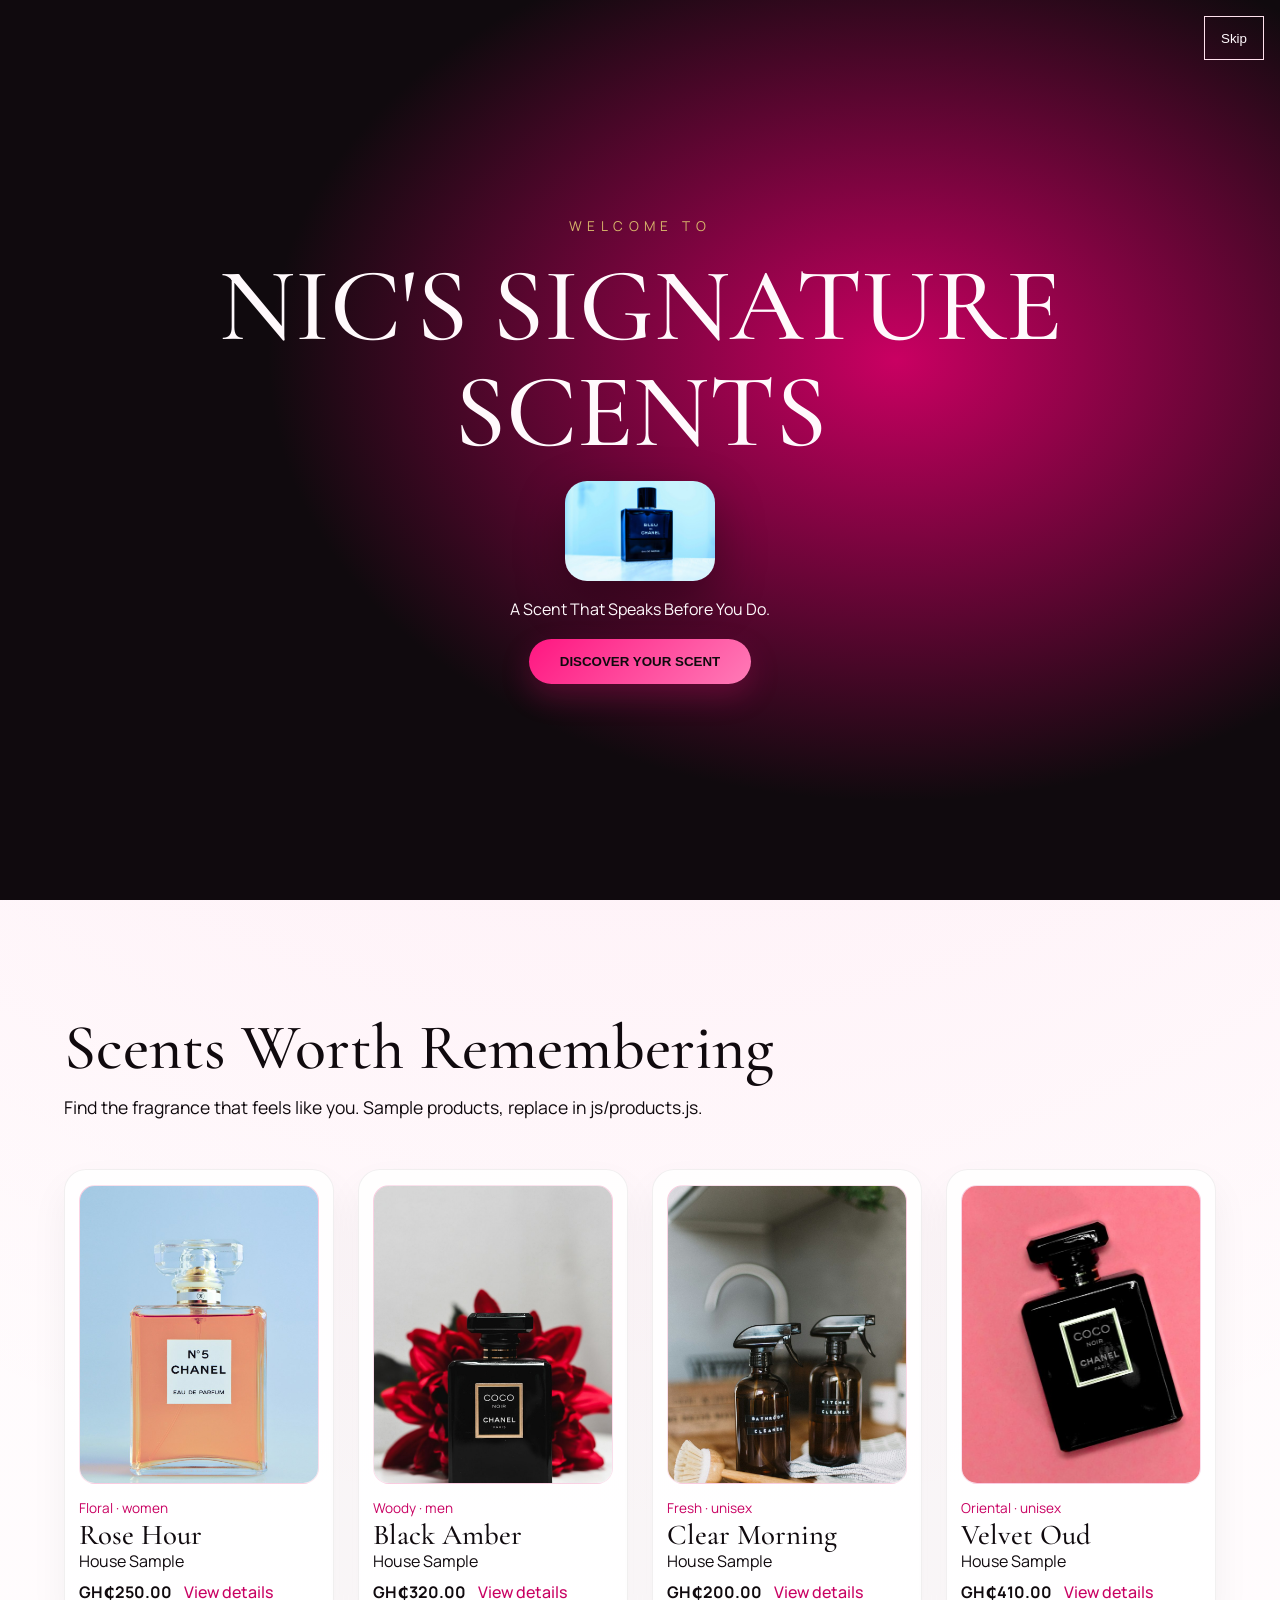
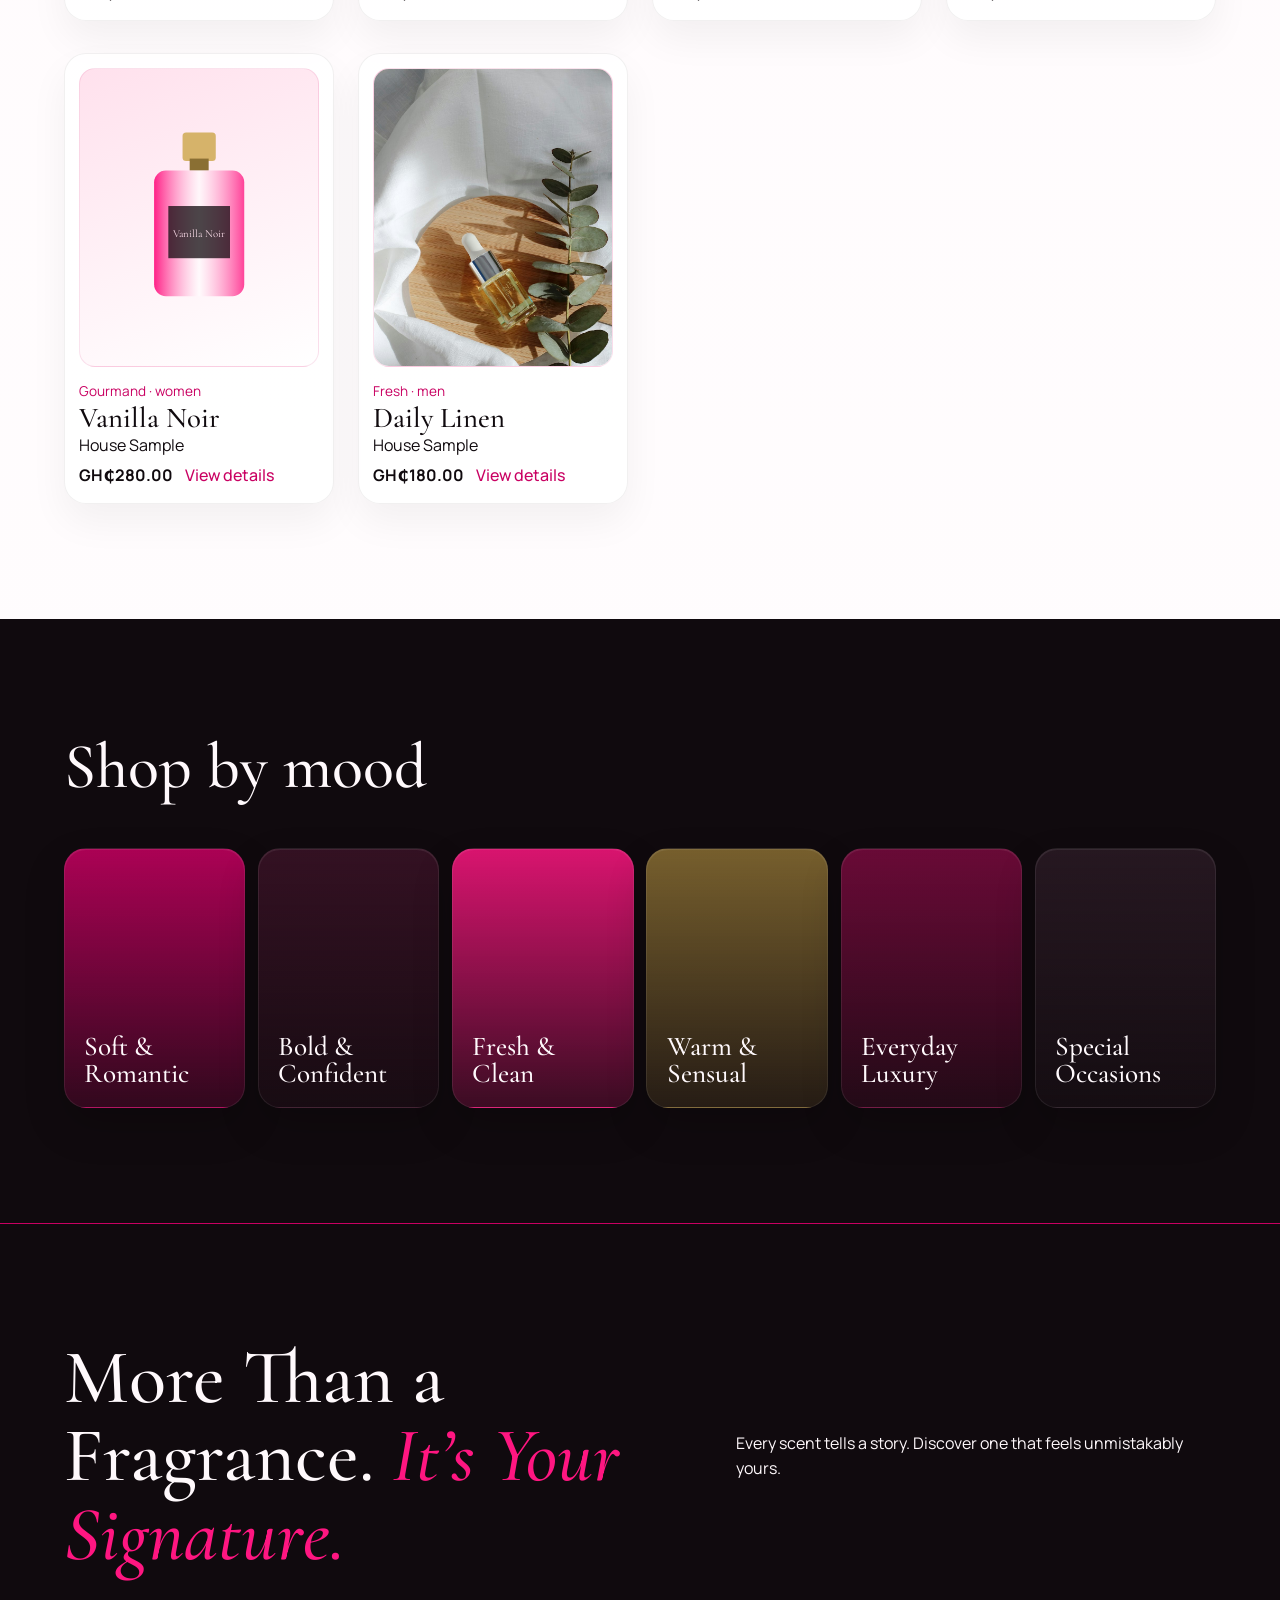
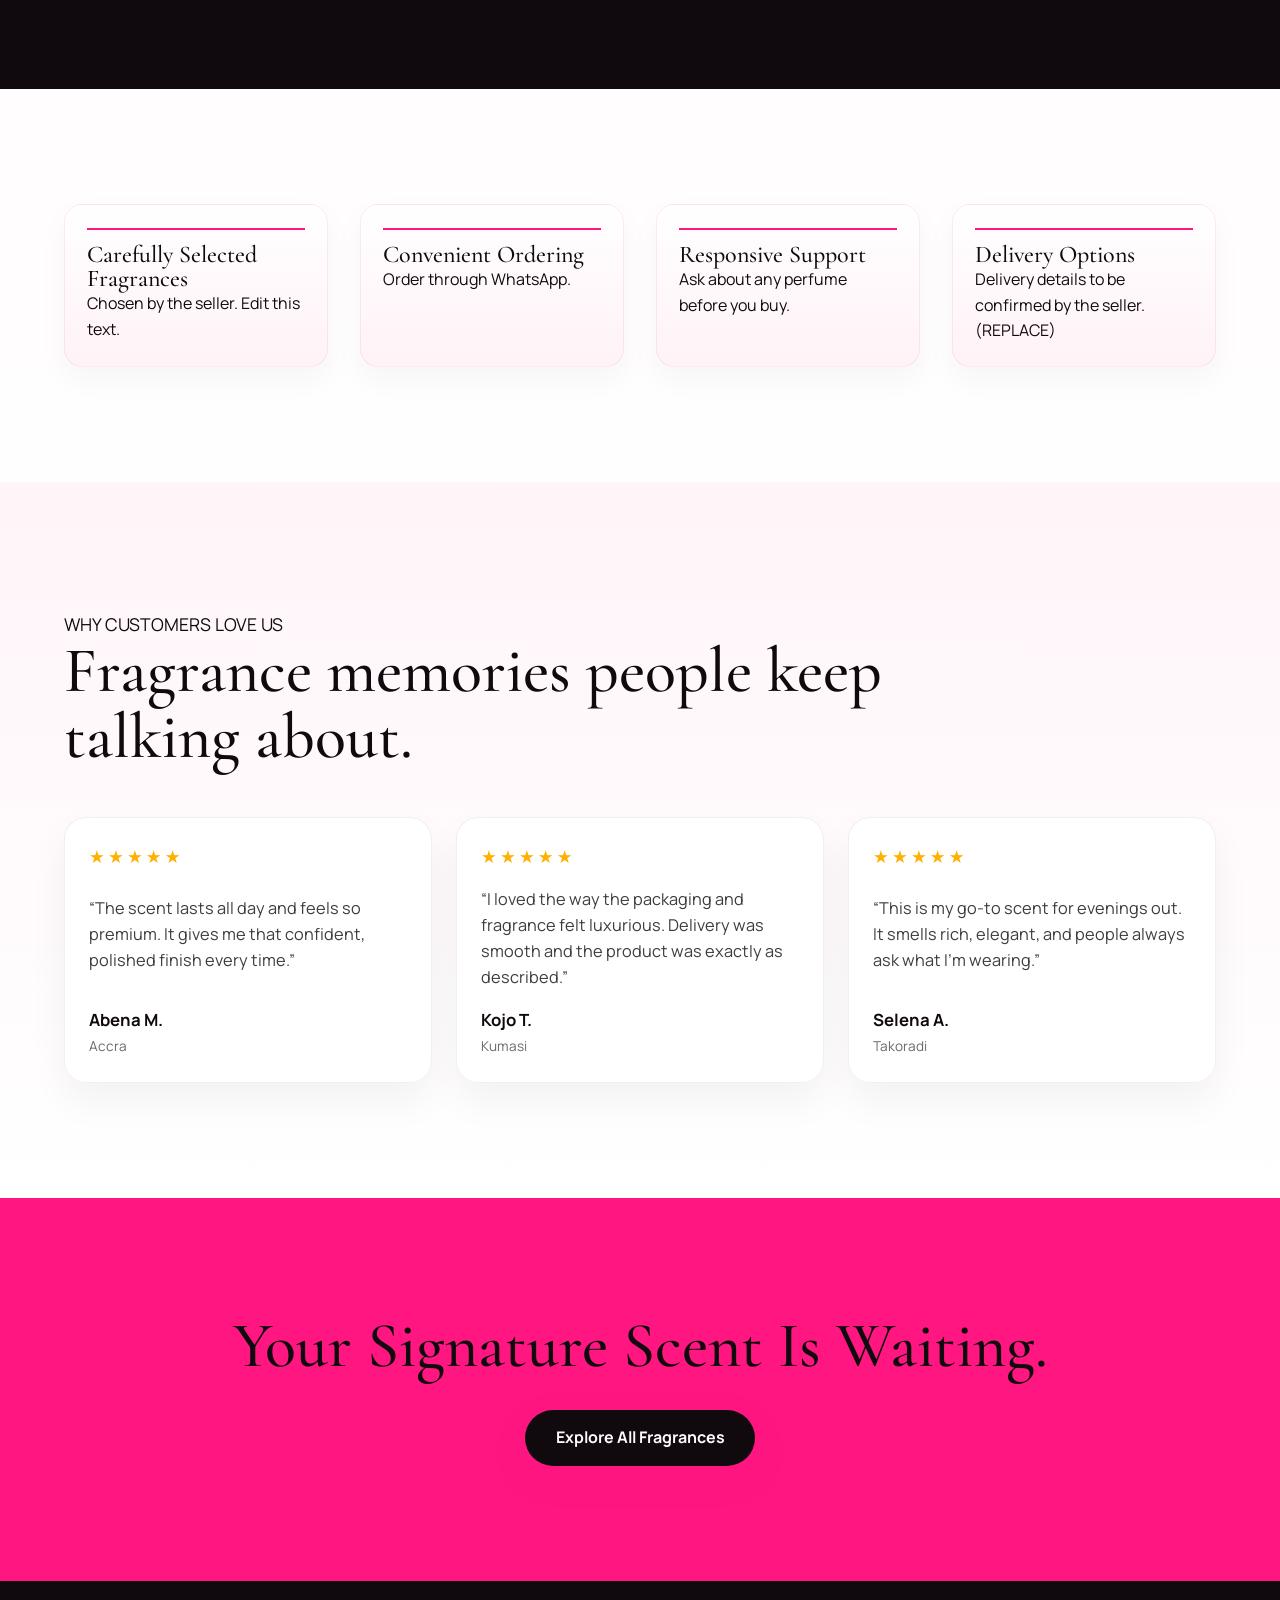
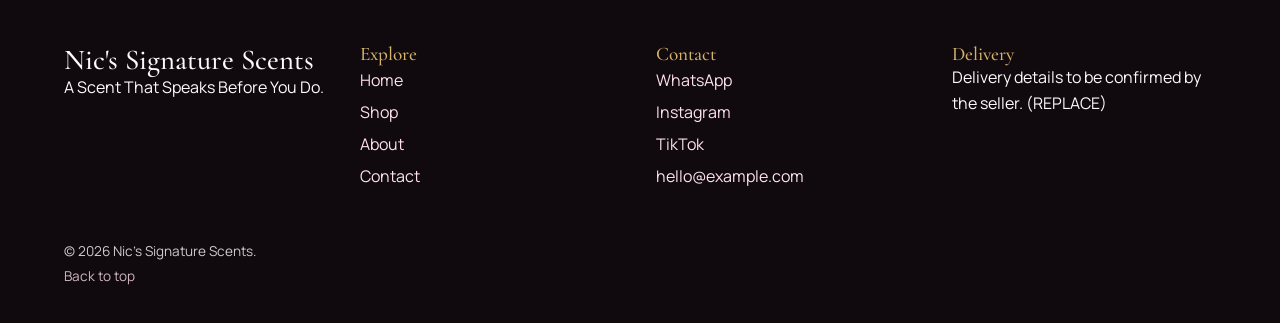
<file: index.html>
<!doctype html>
<html lang="en">
  <head>
    <meta charset="utf-8">
    <meta name="viewport" content="width=device-width, initial-scale=1">
    <title>Home | {brand}</title>
    <meta name="description" content="Perfumes and fragrances in Ghana. Order on WhatsApp.">
    <meta property="og:title" content="{brand}">
    <meta property="og:description" content="Perfumes and fragrances in Ghana. Order on WhatsApp.">
    <meta property="og:image" content="og-image.jpg">
    <meta property="og:type" content="website">

    <link rel="icon" href="favicon.svg">
    <link rel="preconnect" href="https://fonts.googleapis.com">
    <link rel="preconnect" href="https://fonts.gstatic.com" crossorigin>
    <link href="https://fonts.googleapis.com/css2?family=Cormorant+Garamond:wght@500;600&family=Manrope:wght@400;700&display=swap" rel="stylesheet">
    <link rel="stylesheet" href="css/main.css">
  </head>

  <body id="top">
    <header id="nav"></header>

    <main>
      <div id="welcome" role="dialog" aria-label="Welcome">
        <button class="skip" data-enter>Skip</button>
        <div class="in-wrap">
          <p class="wt">WELCOME TO</p>
          <h2>NIC'S SIGNATURE SCENTS</h2>
          <div class="bt">
            <img src="assets/images/hero-perfume.jpg" alt="Perfume bottle display" width="150" height="180">
          </div>
          <p class="t">A Scent That Speaks Before You Do.</p>
          <button class="btn" data-enter>DISCOVER YOUR SCENT</button>
        </div>
      </div>

      <section class="hero">
        <div>
          <p class="eyebrow">YOUR NEXT SIGNATURE SCENT</p>
          <h1>Leave a Little<br>Fragrance Behind.</h1>
          <p class="lead">Discover fragrances that match your mood, elevate your presence, and make every moment memorable.</p>
          <div class="ctas">
            <a class="btn" href="shop.html">Explore Collection</a>
            <a class="btn ghost" href="about.html">Meet the Brand</a>
          </div>
        </div>

        <div class="art">
          <img src="assets/images/hero-perfume.jpg" alt="Luxury perfume bottle shot" width="500" height="600">
        </div>
      </section>

      <section>
        <div class="head">
          <h2>Scents Worth Remembering</h2>
          <p>Find the fragrance that feels like you. Sample products, replace in js/products.js.</p>
        </div>
        <div class="grid" id="featured"></div>
      </section>

      <section class="dark">
        <div class="head">
          <h2>Shop by mood</h2>
        </div>
        <div class="moods">
          <a href="shop.html?mood=romantic" style="--c: #C90062">Soft &amp; Romantic</a>
          <a href="shop.html?mood=bold" style="--c: #3a1226">Bold &amp; Confident</a>
          <a href="shop.html?mood=fresh" style="--c: #FF1681">Fresh &amp; Clean</a>
          <a href="shop.html?mood=warm" style="--c: #8a6f33">Warm &amp; Sensual</a>
          <a href="shop.html?mood=everyday" style="--c: #7a0a3e">Everyday Luxury</a>
          <a href="shop.html?mood=special" style="--c: #2a1a24">Special Occasions</a>
        </div>
      </section>

      <section class="dark statement" style="border-top: 1px solid var(--mag);">
        <h2 class="rv">More Than a Fragrance. <em>It’s Your Signature.</em></h2>
        <p class="rv">Every scent tells a story. Discover one that feels unmistakably yours.</p>
      </section>

      <section>
        <div class="benefits">
          <div>
            <h3>Carefully Selected Fragrances</h3>
            <p>Chosen by the seller. Edit this text.</p>
          </div>
          <div>
            <h3>Convenient Ordering</h3>
            <p>Order through WhatsApp.</p>
          </div>
          <div>
            <h3>Responsive Support</h3>
            <p>Ask about any perfume before you buy.</p>
          </div>
          <div>
            <h3>Delivery Options</h3>
            <p data-cfg="delivery"></p>
          </div>
        </div>
      </section>

      <section class="reviews">
        <div class="head">
          <p class="eyebrow">WHY CUSTOMERS LOVE US</p>
          <h2>Fragrance memories people keep talking about.</h2>
        </div>

        <div class="review-grid">
          <article class="review rv" style="--d: 0ms;">
            <div class="stars" aria-label="5 star review">★★★★★</div>
            <p>“The scent lasts all day and feels so premium. It gives me that confident, polished finish every time.”</p>
            <div class="person">
              <strong>Abena M.</strong>
              <span>Accra</span>
            </div>
          </article>

          <article class="review rv" style="--d: 120ms;">
            <div class="stars" aria-label="5 star review">★★★★★</div>
            <p>“I loved the way the packaging and fragrance felt luxurious. Delivery was smooth and the product was exactly as described.”</p>
            <div class="person">
              <strong>Kojo T.</strong>
              <span>Kumasi</span>
            </div>
          </article>

          <article class="review rv" style="--d: 240ms;">
            <div class="stars" aria-label="5 star review">★★★★★</div>
            <p>“This is my go-to scent for evenings out. It smells rich, elegant, and people always ask what I’m wearing.”</p>
            <div class="person">
              <strong>Selena A.</strong>
              <span>Takoradi</span>
            </div>
          </article>
        </div>
      </section>

      <section class="pinkbg cta">
        <h2>Your Signature Scent Is Waiting.</h2>
        <a class="btn" href="shop.html">Explore All Fragrances</a>
      </section>
    </main>

    <footer id="foot"></footer>

    <script src="js/config.js"></script>
    <script src="js/products.js"></script>
    <script src="js/main.js"></script>
  </body>
</html>
</file>
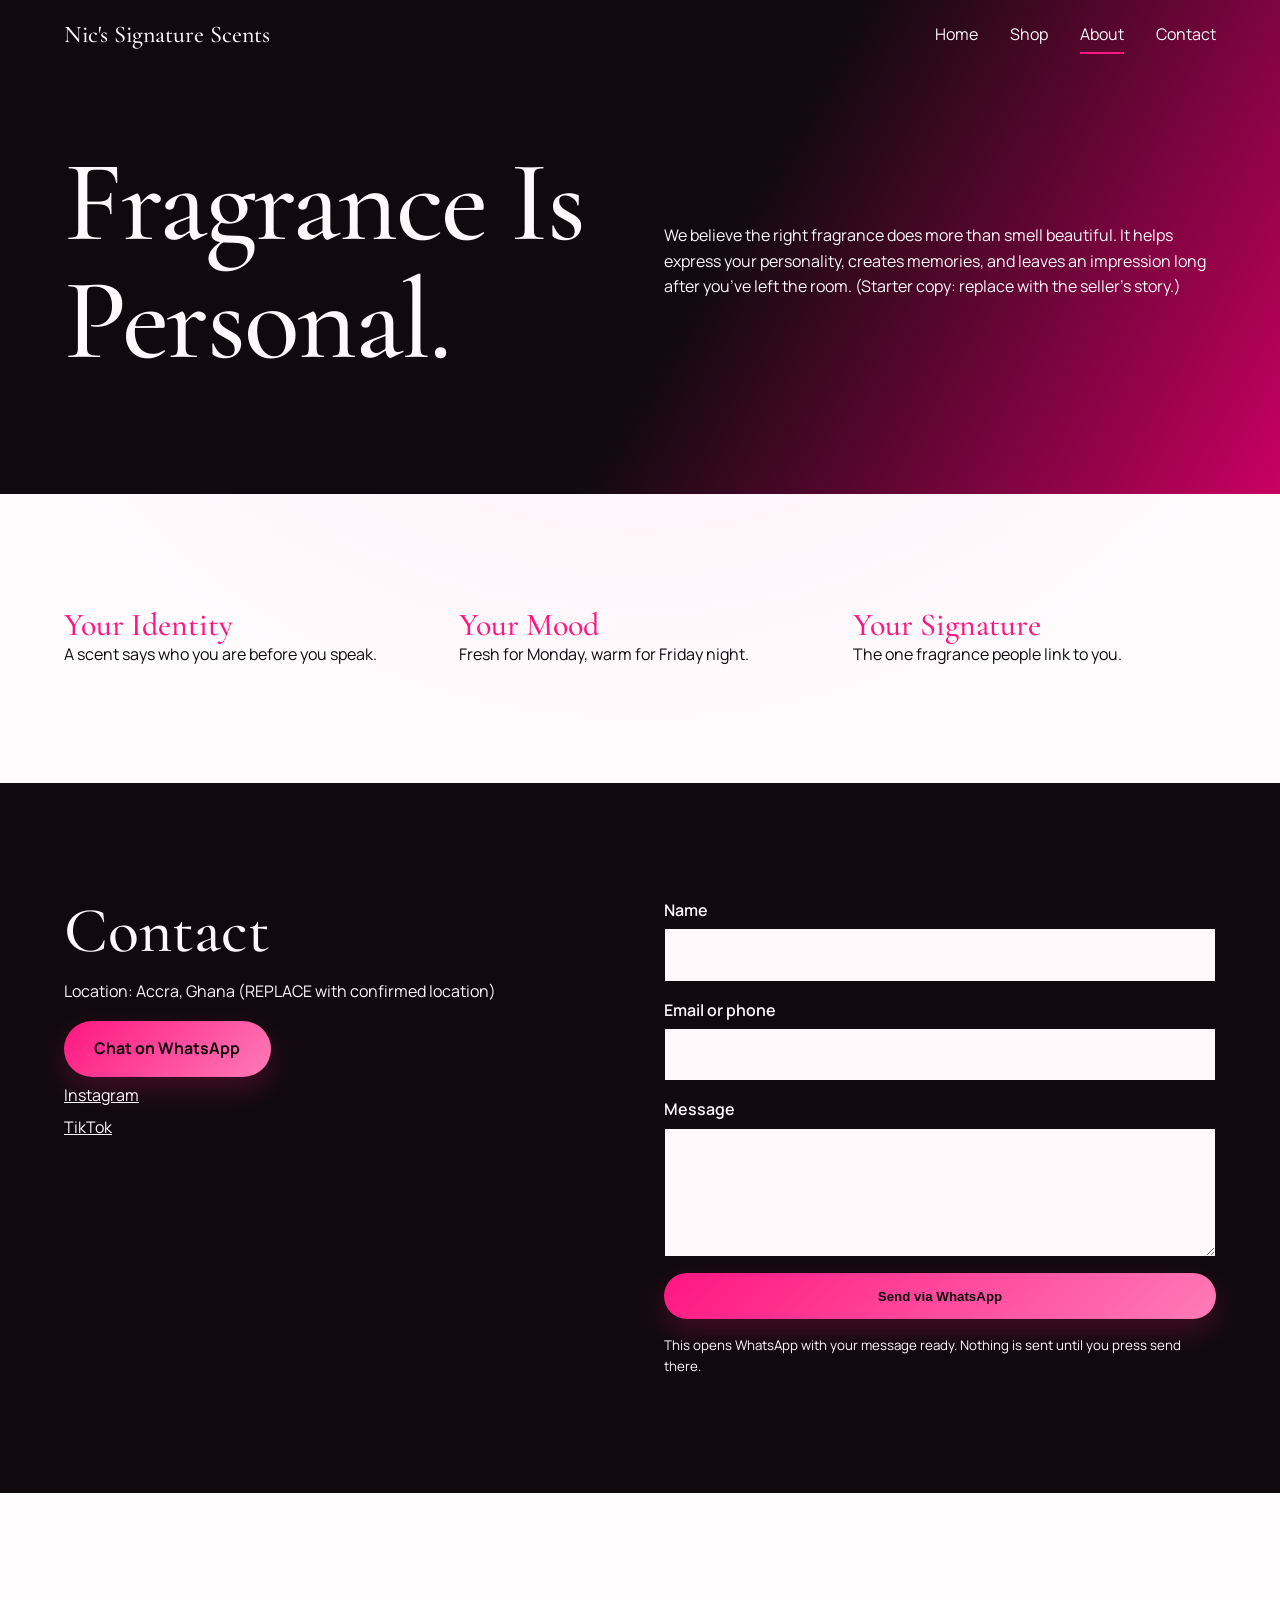
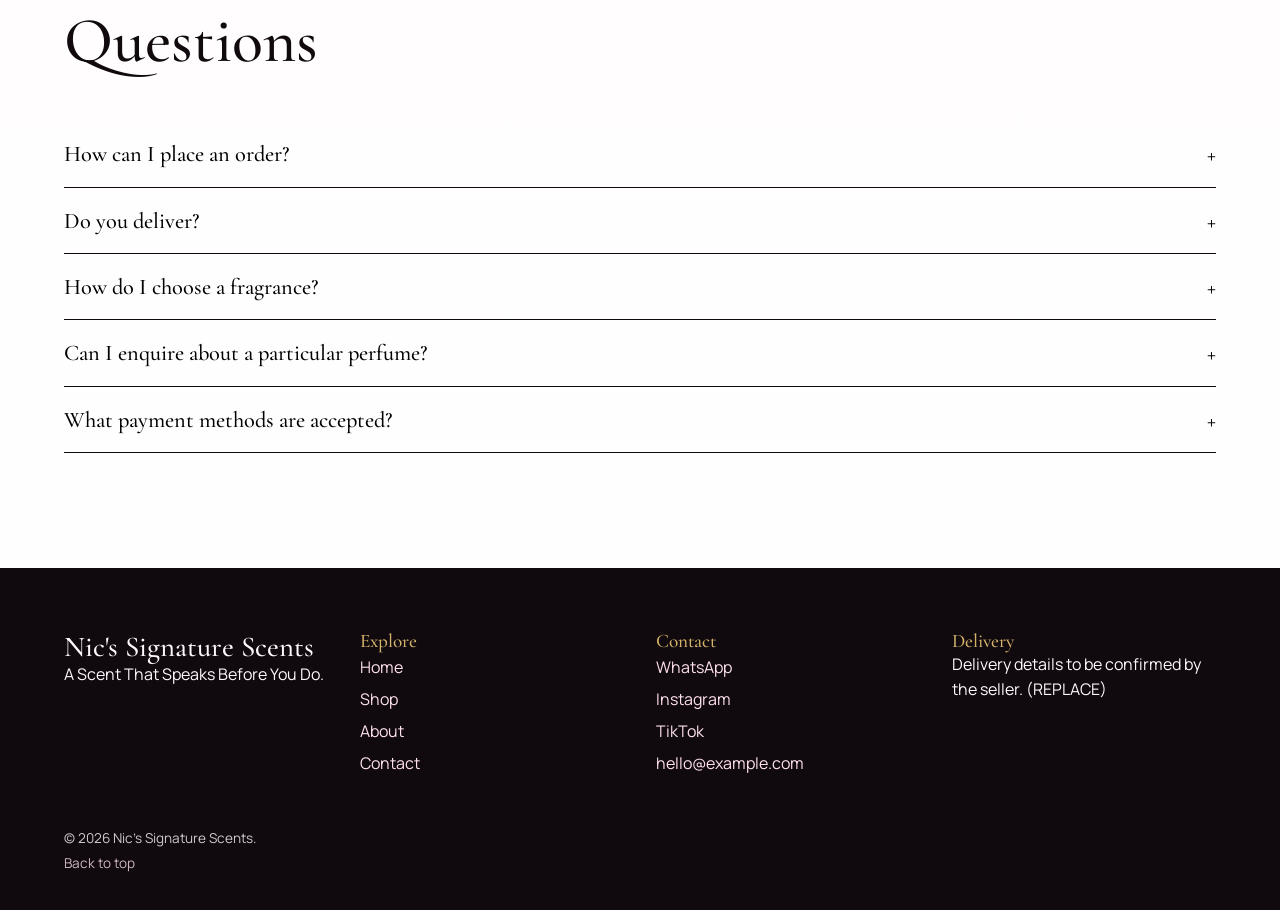
<file: about.html>
<!doctype html>
<html lang="en">
  <head>
    <meta charset="utf-8">
    <meta name="viewport" content="width=device-width, initial-scale=1">
    <title>About | {brand}</title>
    <meta name="description" content="Our story, contact details, delivery and FAQs.">
    <meta property="og:title" content="{brand}">
    <meta property="og:description" content="Our story, contact details, delivery and FAQs.">
    <meta property="og:image" content="og-image.jpg">
    <meta property="og:type" content="website">

    <link rel="icon" href="favicon.svg">
    <link rel="preconnect" href="https://fonts.googleapis.com">
    <link rel="preconnect" href="https://fonts.gstatic.com" crossorigin>
    <link href="https://fonts.googleapis.com/css2?family=Cormorant+Garamond:wght@500;600&family=Manrope:wght@400;700&display=swap" rel="stylesheet">
    <link rel="stylesheet" href="css/main.css">
  </head>

  <body id="top">
    <header id="nav"></header>

    <main>
      <section class="page-banner about-split">
        <div>
          <h1>Fragrance Is Personal.</h1>
        </div>
        <p>
          We believe the right fragrance does more than smell beautiful. It helps express your personality,
          creates memories, and leaves an impression long after you’ve left the room. (Starter copy: replace
          with the seller’s story.)
        </p>
      </section>

      <section>
        <div class="theme">
          <div>
            <h3>Your Identity</h3>
            <p>A scent says who you are before you speak.</p>
          </div>
          <div>
            <h3>Your Mood</h3>
            <p>Fresh for Monday, warm for Friday night.</p>
          </div>
          <div>
            <h3>Your Signature</h3>
            <p>The one fragrance people link to you.</p>
          </div>
        </div>
      </section>

      <section class="dark contact" id="contact">
        <div>
          <h2>Contact</h2>
          <p style="margin: 1rem 0;">Location: <span data-cfg="location"></span></p>
          <a class="btn" data-wa href="#">Chat on WhatsApp</a>
          <a class="row" data-ig href="#">Instagram</a>
          <a class="row" data-tt href="#">TikTok</a>
        </div>

        <form id="contactForm">
          <label>
            Name
            <input name="name" required>
          </label>
          <label>
            Email or phone
            <input name="contact" required>
          </label>
          <label>
            Message
            <textarea name="message" rows="4" required></textarea>
          </label>
          <button class="btn" type="submit">Send via WhatsApp</button>
          <small>This opens WhatsApp with your message ready. Nothing is sent until you press send there.</small>
        </form>
      </section>

      <section class="faq">
        <div class="head">
          <h2>Questions</h2>
        </div>

        <button aria-expanded="false">How can I place an order?</button>
        <div class="ans">
          <p>Open a perfume in the shop and choose Order on WhatsApp. The seller replies to confirm.</p>
        </div>

        <button aria-expanded="false">Do you deliver?</button>
        <div class="ans">
          <p data-cfg="delivery"></p>
        </div>

        <button aria-expanded="false">How do I choose a fragrance?</button>
        <div class="ans">
          <p>Start with the mood tiles on the home page, or message us what you like.</p>
        </div>

        <button aria-expanded="false">Can I enquire about a particular perfume?</button>
        <div class="ans">
          <p>Yes. Message us on WhatsApp.</p>
        </div>

        <button aria-expanded="false">What payment methods are accepted?</button>
        <div class="ans">
          <p data-cfg="payment"></p>
        </div>
      </section>
    </main>

    <footer id="foot"></footer>

    <script src="js/config.js"></script>
    <script src="js/products.js"></script>
    <script src="js/main.js"></script>
  </body>
</html>
</file>
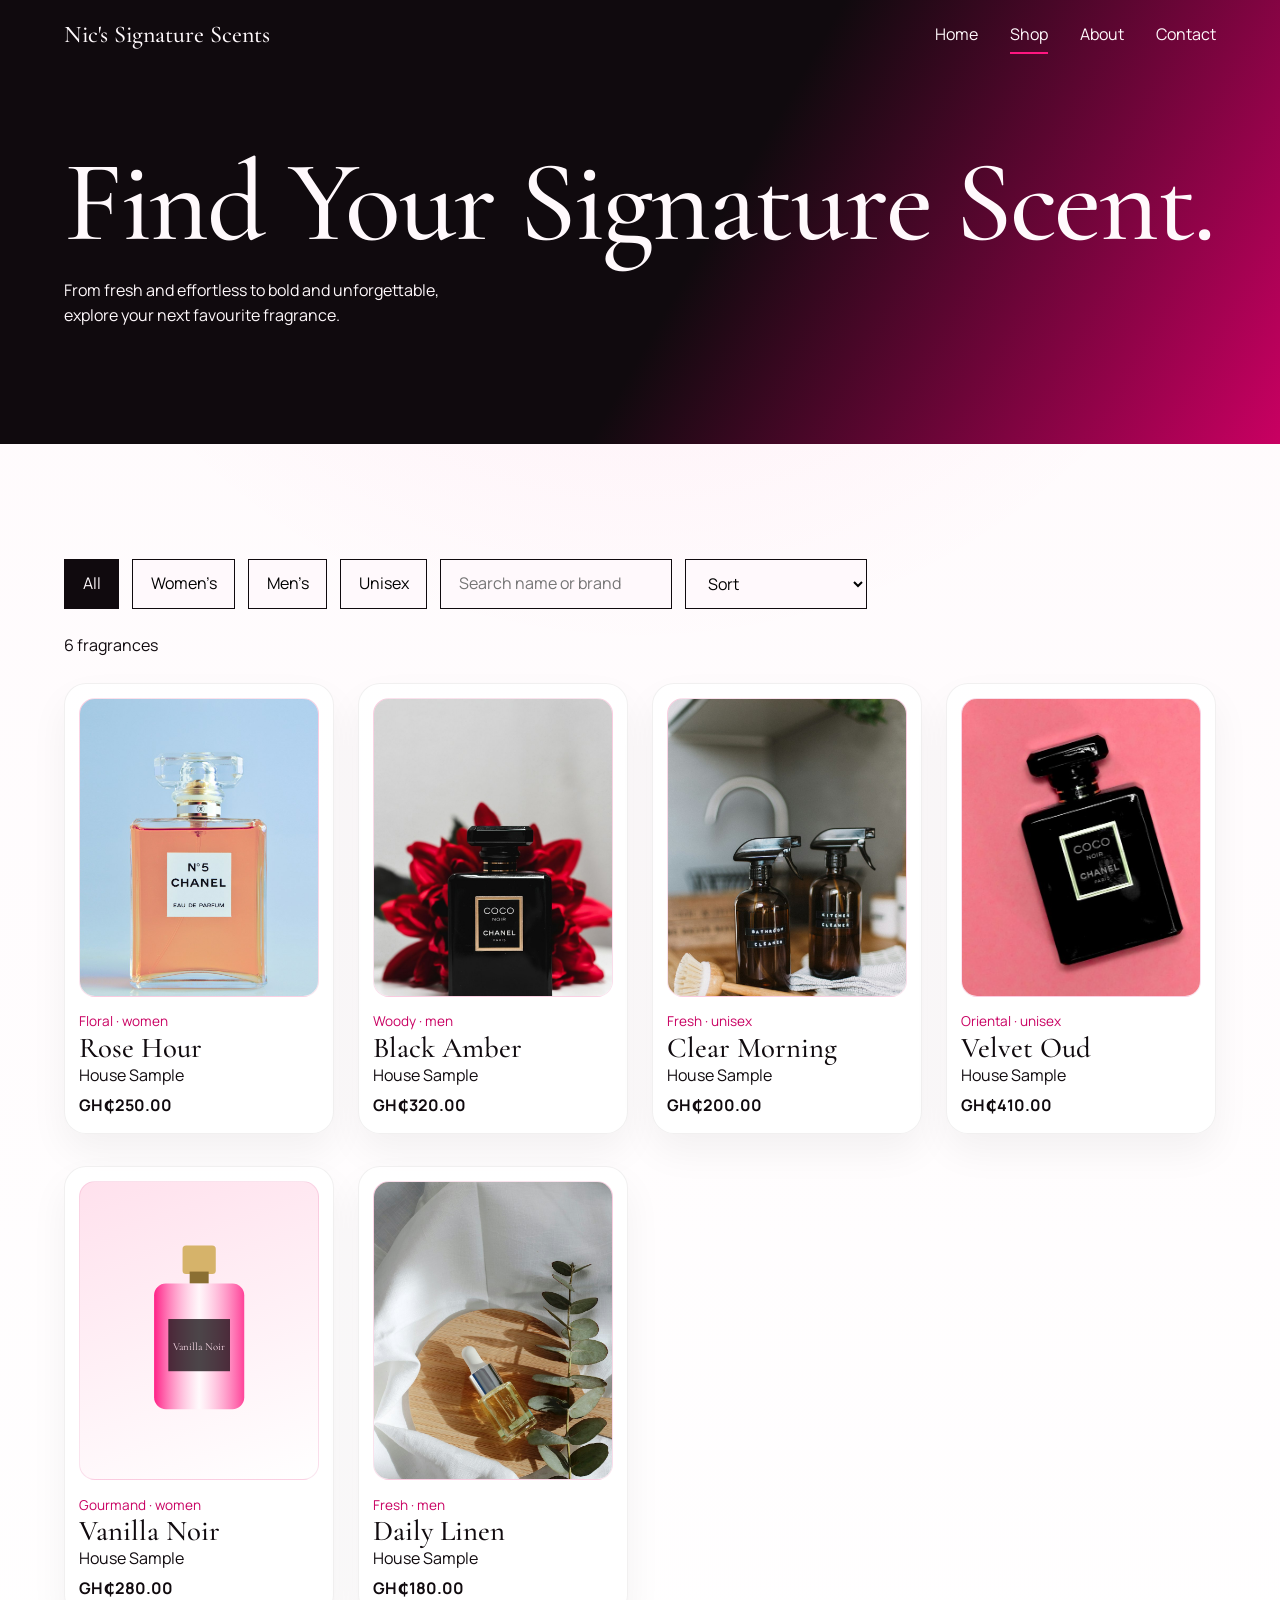
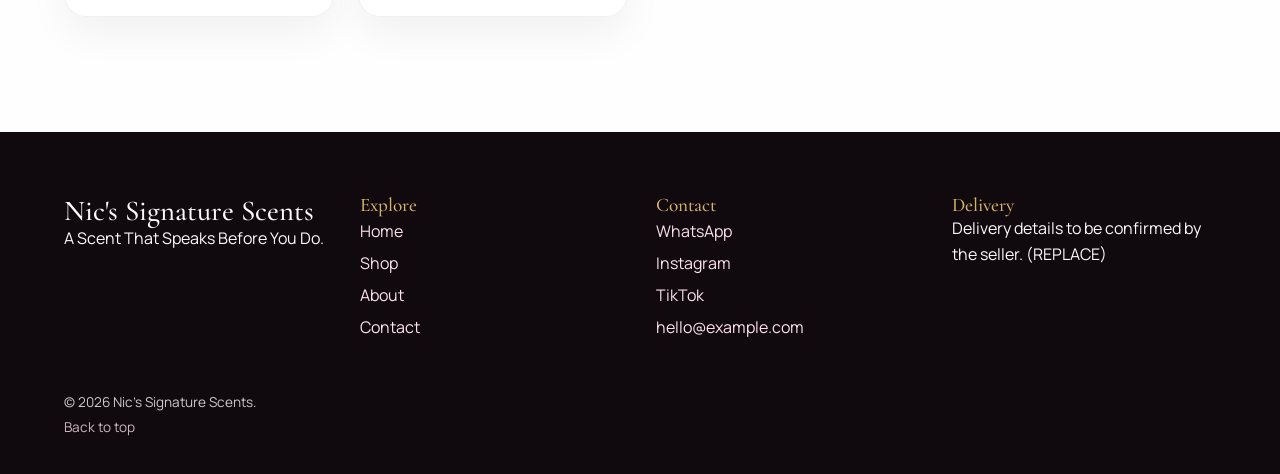
<file: shop.html>
<!doctype html>
<html lang="en">
  <head>
    <meta charset="utf-8">
    <meta name="viewport" content="width=device-width, initial-scale=1">
    <title>Shop | {brand}</title>
    <meta name="description" content="Browse perfumes for women, men and unisex. Order on WhatsApp.">
    <meta property="og:title" content="{brand}">
    <meta property="og:description" content="Browse perfumes for women, men and unisex. Order on WhatsApp.">
    <meta property="og:image" content="og-image.jpg">
    <meta property="og:type" content="website">

    <link rel="icon" href="favicon.svg">
    <link rel="preconnect" href="https://fonts.googleapis.com">
    <link rel="preconnect" href="https://fonts.gstatic.com" crossorigin>
    <link href="https://fonts.googleapis.com/css2?family=Cormorant+Garamond:wght@500;600&family=Manrope:wght@400;700&display=swap" rel="stylesheet">
    <link rel="stylesheet" href="css/main.css">
  </head>

  <body id="top">
    <header id="nav"></header>

    <main>
      <section class="page-banner">
        <h1>Find Your Signature Scent.</h1>
        <p class="lead" style="max-width: 40ch; margin-top: 1rem;">
          From fresh and effortless to bold and unforgettable, explore your next favourite fragrance.
        </p>
      </section>

      <section>
        <div class="tools">
          <button data-cat="all" aria-pressed="true">All</button>
          <button data-cat="women" aria-pressed="false">Women’s</button>
          <button data-cat="men" aria-pressed="false">Men’s</button>
          <button data-cat="unisex" aria-pressed="false">Unisex</button>

          <input id="search" type="search" placeholder="Search name or brand" aria-label="Search fragrances">
          <select id="sort" aria-label="Sort by price">
            <option value="">Sort</option>
            <option value="asc">Price: low to high</option>
            <option value="desc">Price: high to low</option>
          </select>
        </div>

        <p id="count" aria-live="polite" style="margin-bottom: 1.5rem;"></p>
        <div class="grid" id="grid"></div>
      </section>

      <div id="modal" hidden role="dialog" aria-modal="true" aria-labelledby="mt">
        <div class="sheet"></div>
      </div>
    </main>

    <footer id="foot"></footer>

    <script src="js/config.js"></script>
    <script src="js/products.js"></script>
    <script src="js/main.js"></script>
    <script src="js/shop.js"></script>
  </body>
</html>
</file>
<file: css/main.css>
:root {
  --pink: #ff1681;
  --mag: #c90062;
  --blush: #ffe1ed;
  --black: #100a0e;
  --white: #fff9fc;
  --gold: #d6b36a;
  --serif: "Cormorant Garamond", Georgia, serif;
  --sans: Manrope, system-ui, sans-serif;
}

* {
  box-sizing: border-box;
  margin: 0;
}

html {
  scroll-behavior: smooth;
}

body {
  font: 400 1rem/1.6 var(--sans);
  background:
    radial-gradient(circle at top, rgba(255, 22, 129, 0.08), transparent 30%),
    linear-gradient(180deg, #fffafc 0%, #fff 100%);
  color: var(--black);
  overflow-x: hidden;
}

body.lock {
  overflow: hidden;
}

img,
svg {
  max-width: 100%;
  display: block;
}

a {
  color: inherit;
}

:focus-visible {
  outline: 3px solid var(--gold);
  outline-offset: 3px;
}

h1,
h2,
h3,
.logo {
  font-family: var(--serif);
  font-weight: 500;
  line-height: 1.02;
}

h1 {
  font-size: clamp(3rem, 9vw, 7.5rem);
  letter-spacing: -0.02em;
}

h2 {
  font-size: clamp(2.2rem, 5vw, 4rem);
}

.dark {
  background: var(--black);
  color: var(--white);
}

.pinkbg {
  background: var(--pink);
  color: var(--black);
}

section {
  padding: clamp(4rem, 9vw, 8rem) clamp(1.2rem, 5vw, 4rem);
}

.btn {
  display: inline-block;
  padding: 0.95rem 1.9rem;
  background: linear-gradient(135deg, var(--pink), #ff7bb7);
  color: var(--black);
  font-weight: 700;
  text-decoration: none;
  border: 0;
  border-radius: 999px;
  cursor: pointer;
  box-shadow: 0 12px 30px rgba(255, 22, 129, 0.22);
  transition: transform 0.2s, box-shadow 0.2s, background 0.2s;
}

.btn:hover {
  background: linear-gradient(135deg, var(--gold), #f2d899);
  box-shadow: 0 18px 32px rgba(214, 179, 106, 0.28);
}

.btn:active {
  transform: scale(0.97);
}

.btn.ghost {
  background: none;
  border: 1px solid currentColor;
  color: inherit;
}

#nav {
  position: fixed;
  inset: 0 0 auto;
  z-index: 50;
  display: flex;
  justify-content: space-between;
  align-items: center;
  padding: 1rem clamp(1.2rem, 5vw, 4rem);
  color: var(--white);
  transition: background 0.3s;
}

#nav.solid,
#nav.open {
  background: rgba(16, 10, 14, 0.92);
  backdrop-filter: blur(10px);
}

#nav .logo {
  font-size: 1.5rem;
  text-decoration: none;
}

#menu {
  display: flex;
  gap: 2rem;
}

#menu a {
  text-decoration: none;
  position: relative;
  padding: 0.4rem 0;
}

#menu a::after {
  content: "";
  position: absolute;
  left: 0;
  bottom: 0;
  height: 2px;
  width: 100%;
  background: var(--pink);
  transform: scaleX(0);
  transform-origin: left;
  transition: transform 0.3s;
}

#menu a:hover::after,
#menu a[aria-current]::after {
  transform: scaleX(1);
}

.burger {
  display: none;
  background: none;
  border: 0;
  width: 44px;
  height: 44px;
  cursor: pointer;
}

.burger span {
  display: block;
  width: 24px;
  height: 2px;
  background: var(--white);
  margin: 6px auto;
  transition: transform 0.3s;
}

.open .burger span:first-child {
  transform: translateY(4px) rotate(45deg);
}

.open .burger span:last-child {
  transform: translateY(-4px) rotate(-45deg);
}

.hero {
  min-height: 100svh;
  display: grid;
  grid-template-columns: 1.2fr 1fr;
  align-items: center;
  gap: 2rem;
  padding-top: 7rem;
  background: radial-gradient(60% 60% at 80% 40%, rgba(255, 22, 129, 0.45), transparent), var(--black);
  color: var(--white);
  position: relative;
  overflow: hidden;
}

.hero p.lead {
  max-width: 34ch;
  margin: 1.5rem 0 2rem;
  color: var(--blush);
}

.hero .eyebrow {
  color: var(--gold);
  letter-spacing: 0.2em;
  font-size: 0.8rem;
  margin-bottom: 1rem;
}

.hero .art {
  max-width: 380px;
  justify-self: center;
  filter: drop-shadow(0 30px 60px rgba(255, 22, 129, 0.5));
  animation: float 6s ease-in-out infinite;
}

.hero .art img,
#welcome .bt img {
  width: 100%;
  height: auto;
  object-fit: cover;
  border-radius: 22px;
  box-shadow: 0 18px 48px rgba(0, 0, 0, 0.35);
}

.hero::after {
  content: "";
  position: absolute;
  top: 0;
  left: -40%;
  width: 30%;
  height: 100%;
  background: linear-gradient(100deg, transparent, rgba(255, 255, 255, 0.12), transparent);
  animation: sweep 7s 1s infinite;
}

.ctas {
  display: flex;
  gap: 1rem;
  flex-wrap: wrap;
}

.head {
  max-width: 60rem;
  margin-bottom: 3rem;
}

.head p {
  margin-top: 0.8rem;
  font-size: 1.1rem;
}

.grid {
  display: grid;
  grid-template-columns: repeat(auto-fill, minmax(min(100%, 250px), 1fr));
  gap: 2rem 1.5rem;
}

.card {
  text-align: left;
  text-decoration: none;
  background: rgba(255, 255, 255, 0.8);
  border: 1px solid rgba(16, 10, 14, 0.06);
  border-radius: 22px;
  box-shadow: 0 18px 38px rgba(16, 10, 14, 0.05);
  font: inherit;
  color: inherit;
  cursor: pointer;
  display: block;
  padding: 0.9rem;
  transition: transform 0.25s ease, box-shadow 0.25s ease;
}

.card:hover {
  transform: translateY(-5px);
  box-shadow: 0 24px 52px rgba(16, 10, 14, 0.12);
}

.ph {
  aspect-ratio: 4 / 5;
  background: linear-gradient(160deg, var(--blush), #fff);
  display: grid;
  place-items: center;
  overflow: hidden;
  border: 1px solid rgba(201, 0, 98, 0.1);
  border-radius: 16px;
  margin-bottom: 0.9rem;
}

.ph svg,
.ph img {
  width: 60%;
  transition: transform 0.5s;
}

.ph img {
  width: 100%;
  height: 100%;
  object-fit: cover;
}

.card:hover .ph svg,
.card:hover .ph img {
  transform: scale(1.07);
}

.card h3 {
  font-size: 1.8rem;
}

.fam {
  font-size: 0.85rem;
  color: var(--mag);
}

.price {
  font-weight: 700;
  margin-top: 0.3rem;
}

.price span {
  color: var(--mag);
  font-weight: 500;
  margin-left: 0.6rem;
}

.moods {
  display: grid;
  grid-template-columns: repeat(6, 1fr);
  gap: 0.8rem;
}

.moods a {
  min-height: 260px;
  padding: 1.2rem;
  display: flex;
  align-items: flex-end;
  text-decoration: none;
  font: 500 1.7rem/1 var(--serif);
  color: var(--white);
  background: linear-gradient(to top, rgba(16, 10, 14, 0.82), rgba(16, 10, 14, 0.16)), var(--c);
  border-radius: 22px;
  border: 1px solid rgba(255, 255, 255, 0.08);
  box-shadow: inset 0 1px 0 rgba(255,255,255,0.08), 0 18px 40px rgba(0, 0, 0, 0.18);
  transition: transform 0.3s, filter 0.3s;
}

.moods a:hover {
  transform: translateY(-6px);
  filter: brightness(1.05);
}

.statement {
  display: grid;
  grid-template-columns: 1.3fr 1fr;
  gap: 3rem;
  align-items: center;
}

.statement h2 {
  font-size: clamp(2.6rem, 6vw, 5.5rem);
}

.statement em {
  color: var(--pink);
}

.benefits {
  display: grid;
  grid-template-columns: repeat(auto-fit, minmax(200px, 1fr));
  gap: 2rem;
}

.benefits > div {
  background: linear-gradient(180deg, rgba(255, 255, 255, 0.84), rgba(255, 241, 246, 0.9));
  border: 1px solid rgba(201, 0, 98, 0.08);
  border-radius: 18px;
  padding: 1.4rem;
  box-shadow: 0 12px 30px rgba(16, 10, 14, 0.04);
}

.benefits h3 {
  font-size: 1.5rem;
  border-top: 2px solid var(--pink);
  padding-top: 0.8rem;
}

.reviews {
  background: linear-gradient(180deg, rgba(255, 241, 246, 0.7), rgba(255, 255, 255, 0.96));
}

.review-grid {
  display: grid;
  grid-template-columns: repeat(3, minmax(0, 1fr));
  gap: 1.5rem;
}

.review {
  background: rgba(255, 255, 255, 0.92);
  border: 1px solid rgba(16, 10, 14, 0.06);
  border-radius: 22px;
  padding: 1.5rem;
  box-shadow: 0 18px 38px rgba(16, 10, 14, 0.05);
  display: grid;
  gap: 1rem;
  min-height: 240px;
}

.review:hover {
  transform: translateY(-4px);
  box-shadow: 0 22px 46px rgba(16, 10, 14, 0.08);
}

.stars {
  color: #ffb000;
  letter-spacing: 0.18em;
  font-size: 1.1rem;
}

.review p {
  font-size: 1.02rem;
  color: rgba(16, 10, 14, 0.8);
}

.person {
  margin-top: auto;
  display: flex;
  flex-direction: column;
  gap: 0.15rem;
}

.person strong {
  font-size: 1.05rem;
}

.person span {
  color: rgba(16, 10, 14, 0.62);
  font-size: 0.85rem;
}

.cta {
  text-align: center;
}

.cta h2 {
  margin-bottom: 2rem;
}

.cta .btn {
  background: var(--black);
  color: var(--white);
}

.page-banner {
  padding-top: 9rem;
  background: linear-gradient(120deg, var(--black) 55%, var(--mag));
  color: var(--white);
}

.tools {
  display: flex;
  flex-wrap: wrap;
  gap: 0.8rem;
  margin-bottom: 1.5rem;
}

.tools button[aria-pressed="true"] {
  background: var(--black);
  color: var(--white);
}

.tools button,
.tools input,
.tools select {
  padding: 0.7rem 1.1rem;
  border: 1px solid var(--black);
  background: var(--white);
  font: inherit;
  min-height: 44px;
}

.link {
  background: none;
  border: 0;
  text-decoration: underline;
  color: var(--mag);
  cursor: pointer;
  font: inherit;
}

#modal {
  position: fixed;
  inset: 0;
  z-index: 100;
  background: rgba(16, 10, 14, 0.75);
  display: grid;
  place-items: center;
  padding: 1rem;
  opacity: 0;
  transition: opacity 0.3s;
}

#modal.show {
  opacity: 1;
}

#modal[hidden] {
  display: none;
}

.sheet {
  position: relative;
  background: var(--white);
  max-width: 820px;
  width: 100%;
  max-height: 92vh;
  overflow: auto;
  display: grid;
  grid-template-columns: 1fr 1fr;
  transform: translateY(30px);
  transition: transform 0.3s;
}

.show .sheet {
  transform: none;
}

.sheet .ph {
  margin: 0;
  height: 100%;
  aspect-ratio: auto;
  min-height: 300px;
}

.info {
  padding: 2rem;
  display: grid;
  gap: 0.7rem;
  align-content: center;
}

.info h2 {
  font-size: 2.6rem;
}

.x {
  position: absolute;
  top: 0.5rem;
  right: 0.5rem;
  width: 44px;
  height: 44px;
  font-size: 1.6rem;
  border: 0;
  background: var(--black);
  color: var(--white);
  cursor: pointer;
  z-index: 2;
}

.qty {
  display: flex;
  align-items: center;
  gap: 1rem;
}

.qty button {
  width: 44px;
  height: 44px;
  border: 1px solid var(--black);
  background: none;
  font-size: 1.3rem;
  cursor: pointer;
}

.about-split {
  display: grid;
  grid-template-columns: 1fr 1fr;
  gap: 3rem;
  align-items: center;
}

.theme {
  display: grid;
  grid-template-columns: repeat(auto-fit, minmax(220px, 1fr));
  gap: 2rem;
}

.theme h3 {
  font-size: 2rem;
  color: var(--pink);
}

.contact {
  display: grid;
  grid-template-columns: 1fr 1fr;
  gap: 3rem;
}

.contact form {
  display: grid;
  gap: 1rem;
}

.contact input,
.contact textarea {
  padding: 0.8rem;
  font: inherit;
  border: 1px solid var(--black);
  background: var(--white);
  color: var(--black);
  width: 100%;
}

.contact label {
  display: grid;
  gap: 0.3rem;
  font-weight: 600;
}

.contact a.row {
  display: block;
  margin: 0.4rem 0;
}

.faq button {
  width: 100%;
  text-align: left;
  padding: 1.2rem 0;
  background: none;
  border: 0;
  border-bottom: 1px solid var(--black);
  font: 500 1.4rem var(--serif);
  cursor: pointer;
  display: flex;
  justify-content: space-between;
  min-height: 44px;
}

.faq button::after {
  content: "+";
  transition: transform 0.3s;
}

.faq button[aria-expanded="true"]::after {
  transform: rotate(45deg);
}

.faq .ans {
  max-height: 0;
  overflow: hidden;
  transition: max-height 0.35s;
}

.faq .ans p {
  padding: 1rem 0;
}

#foot {
  background: var(--black);
  color: var(--white);
  padding: 4rem clamp(1.2rem, 5vw, 4rem) 2rem;
}

.fgrid {
  display: grid;
  grid-template-columns: repeat(auto-fit, minmax(200px, 1fr));
  gap: 2rem;
}

#foot a {
  display: block;
  padding: 0.2rem 0;
  text-decoration: none;
  color: var(--blush);
}

#foot h3 {
  color: var(--gold);
  font-size: 1.2rem;
}

#foot .logo {
  font-size: 1.8rem;
}

.copy {
  margin-top: 3rem;
  font-size: 0.85rem;
  opacity: 0.8;
}

.copy a {
  display: inline;
}

#welcome {
  position: fixed;
  inset: 0;
  z-index: 200;
  background: radial-gradient(70% 70% at 70% 40%, var(--mag), var(--black) 70%);
  color: var(--white);
  display: grid;
  place-items: center;
  text-align: center;
  padding: 1.5rem;
  overflow: hidden;
  transition: opacity 0.6s, visibility 0.6s;
}

#welcome.gone {
  opacity: 0;
  visibility: hidden;
}

#welcome .in-wrap {
  display: grid;
  gap: 1rem;
  justify-items: center;
}

#welcome .wt {
  letter-spacing: 0.4em;
  color: var(--gold);
  font-size: 0.85rem;
}

#welcome h2 {
  font-size: clamp(2.6rem, 10vw, 6.5rem);
  clip-path: inset(0 100% 0 0);
}

#welcome .bt {
  width: min(150px, 28vh);
}

#welcome .t,
#welcome .bt,
#welcome .btn {
  opacity: 0;
}

#welcome.play .wt {
  animation: up 0.8s 0.5s both;
}

#welcome.play h2 {
  animation: wipe 1.1s 1s both;
}

#welcome.play .bt {
  animation: pop 1s 1.8s both;
}

#welcome.play .t,
#welcome.play .btn {
  animation: up 0.8s 2.3s both;
}

#welcome::after {
  content: "";
  position: absolute;
  top: 0;
  left: -40%;
  width: 30%;
  height: 100%;
  background: linear-gradient(100deg, transparent, rgba(255, 255, 255, 0.15), transparent);
  animation: sweep 3s 0.2s 1;
}

.skip {
  position: absolute;
  top: 1rem;
  right: 1rem;
  background: none;
  border: 1px solid var(--blush);
  color: var(--white);
  padding: 0.6rem 1rem;
  cursor: pointer;
  min-height: 44px;
}

@keyframes up {
  from {
    opacity: 0;
    transform: translateY(20px);
  }

  to {
    opacity: 1;
    transform: none;
  }
}

@keyframes wipe {
  to {
    clip-path: inset(0);
  }
}

@keyframes pop {
  from {
    opacity: 0;
    transform: scale(0.8);
  }

  to {
    opacity: 1;
    transform: none;
  }
}

@keyframes sweep {
  to {
    left: 120%;
  }
}

@keyframes float {
  50% {
    transform: translateY(-14px);
  }
}

.js .rv {
  opacity: 0;
  transform: translateY(24px);
  transition: opacity 0.7s var(--d, 0ms), transform 0.7s var(--d, 0ms);
}

.js .rv.in {
  opacity: 1;
  transform: none;
}

@media (max-width: 900px) {
  .burger {
    display: block;
  }

  #menu {
    position: fixed;
    inset: 64px 0 auto;
    background: var(--black);
    flex-direction: column;
    gap: 0;
    padding: 1rem 1.5rem 2rem;
    transform: translateY(-130%);
    transition: transform 0.35s;
    visibility: hidden;
  }

  .open #menu {
    transform: none;
    visibility: visible;
  }

  #menu a {
    padding: 1rem 0;
    font-size: 1.2rem;
  }

  .hero,
  .statement,
  .about-split,
  .contact,
  .review-grid {
    grid-template-columns: 1fr;
  }

  .hero .art {
    max-width: 220px;
    order: -1;
  }

  .moods {
    grid-template-columns: repeat(2, 1fr);
  }

  .moods a {
    min-height: 160px;
    font-size: 1.3rem;
  }

  .sheet {
    grid-template-columns: 1fr;
  }

  .sheet .ph {
    min-height: 220px;
  }

  .hero {
    padding-top: 6rem;
  }
}

@media (max-width: 640px) {
  section {
    padding-left: 1rem;
    padding-right: 1rem;
  }

  .ctas {
    flex-direction: column;
    align-items: stretch;
  }

  .btn {
    width: 100%;
    text-align: center;
  }

  .moods {
    grid-template-columns: 1fr;
  }

  .review {
    min-height: 0;
  }
}

@media (prefers-reduced-motion: reduce) {
  *,
  *::before,
  *::after {
    animation: none !important;
    transition: none !important;
  }

  #welcome h2,
  #welcome .t,
  #welcome .bt,
  #welcome .btn {
    opacity: 1;
    clip-path: none;
  }

  .js .rv {
    opacity: 1;
    transform: none;
  }
}
</file>
